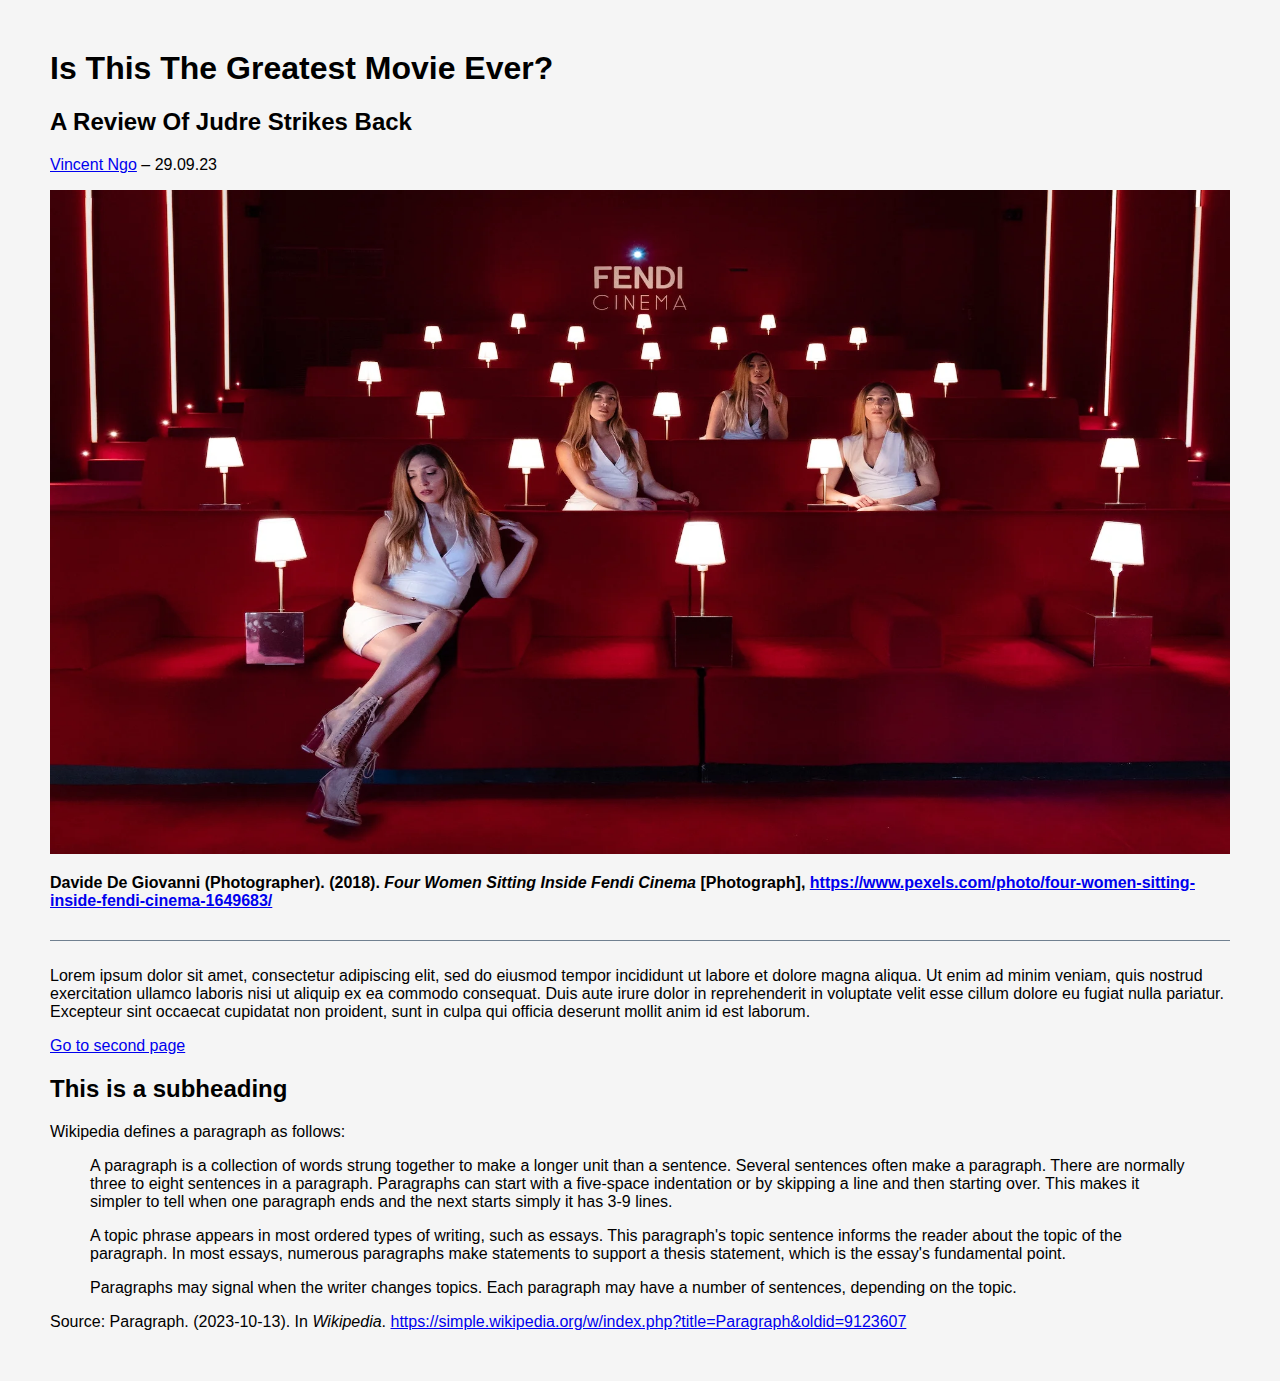
<file: article.html>
<!DOCTYPE html>
<html lang="en">
    <head>
        <title>Is This The Greatest Movie Ever? &ndash; A Review Of Judre Strikes Back</title>
        <link rel="stylesheet" href="css/style.css">
        <meta name="viewport" content="width=device-width, initial-scale=1">
    </head>
    <body>
        <main>
            <h1>Is This The Greatest Movie Ever?</h1>
            <h2>A Review Of Judre Strikes Back</h2>

            <p>
                <a rel="author" href="mailto:vingo2352@oslomet.no">Vincent Ngo</a> &ndash; <time datetime="2023-09-29">29.09.23</time>
            </p>

            <p>
                <img id="article-image" src="images/pexels-davide-de-giovanni-1649683.webp" alt="Four identical-looking women in white dresses are sitting inside a spacious, luxurious cinema.">
            </p>

            <p class="image-attribution">
                Davide De Giovanni (Photographer). (2018). <em>Four Women Sitting Inside Fendi Cinema</em> [Photograph], <a href="https://www.pexels.com/photo/four-women-sitting-inside-fendi-cinema-1649683/">https://www.pexels.com/photo/four-women-sitting-inside-fendi-cinema-1649683/</a>
            </p>

            <div id="article-body">
                <p lang="zxx">
                    Lorem ipsum dolor sit amet, consectetur adipiscing elit, sed do eiusmod tempor incididunt ut labore et dolore magna aliqua. Ut enim ad minim veniam, quis nostrud exercitation ullamco laboris nisi ut aliquip ex ea commodo consequat. Duis aute irure dolor in reprehenderit in voluptate velit esse cillum dolore eu fugiat nulla pariatur. Excepteur sint occaecat cupidatat non proident, sunt in culpa qui officia deserunt mollit anim id est laborum.
                </p>

                <p>
                    <a href="secondary/data1200.html">Go to second page</a>
                </p>

                <h2>This is a subheading</h2>

                <p>
                    Wikipedia defines a paragraph as follows:
                </p>

                <blockquote>
                    <p>
                        A paragraph is a collection of words strung together to make a longer unit than a sentence. Several sentences often make a paragraph. There are normally three to eight sentences in a paragraph. Paragraphs can start with a five-space indentation or by skipping a line and then starting over. This makes it simpler to tell when one paragraph ends and the next starts simply it has 3-9 lines.
                    </p>

                    <p>
                        A topic phrase appears in most ordered types of writing, such as essays. This paragraph's topic sentence informs the reader about the topic of the paragraph. In most essays, numerous paragraphs make statements to support a thesis statement, which is the essay's fundamental point.
                    </p>

                    <p>
                      Paragraphs may signal when the writer changes topics. Each paragraph may have a number of sentences, depending on the topic.
                    </p>
                </blockquote>

                <p>
                    Source: Paragraph. (<time>2023-10-13</time>). In <em>Wikipedia</em>. <a href="https://simple.wikipedia.org/w/index.php?title=Paragraph&oldid=9123607">https://simple.wikipedia.org/w/index.php?title=Paragraph&oldid=9123607</a>
                </p>
            </div>
        </main>
    </body>
</html>
</file>
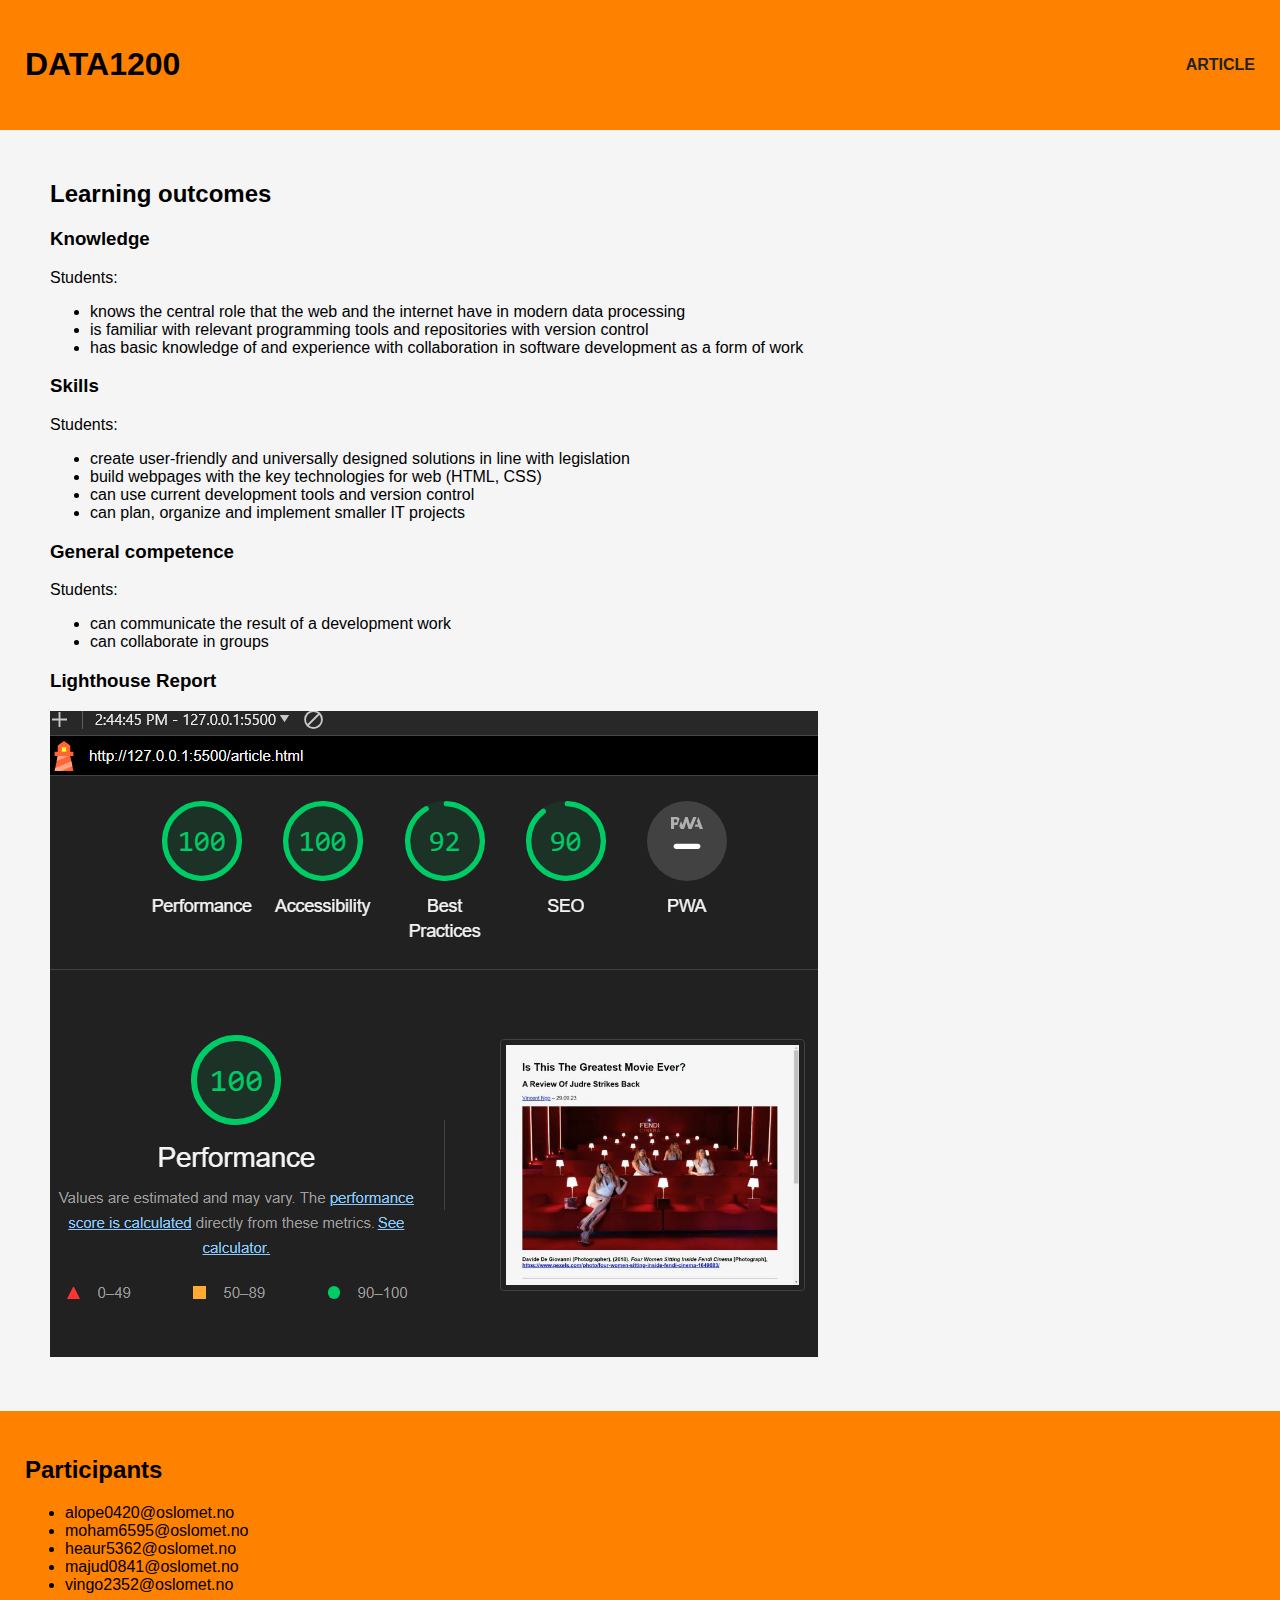
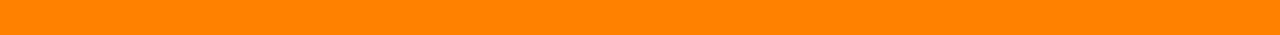
<file: secondary/data1200.html>
<!DOCTYPE html>
<html lang="en">
    <head>
        <title>DATA1200</title>
        <link rel="stylesheet" href="../css/style.css">
        <meta name="viewport" content="width=device-width, initial-scale=1">
    </head>
    <body>
        <header>
            <h1>DATA1200</h1>
            <nav>
                <a href="../article.html">Article</a>
            </nav>
        </header>

        <main>
            <h2>Learning outcomes</h2>
            <h3>Knowledge</h3>
            <p>
                Students:
                <ul>
                    <li>knows the central role that the web and the internet have in modern data processing</li>
                    <li>is familiar with relevant programming tools and repositories with version control</li>
                    <li>has basic knowledge of and experience with collaboration in software development as a form of work</li>
                </ul>
            </p>
            
            <h3>Skills</h3>
            <p>
                Students:
                <ul> 
                    <li>create user-friendly and universally designed solutions in line with legislation</li>
                    <li>build webpages with the key technologies for web (HTML, CSS)</li>
                    <li>can use current development tools and version control</li>
                    <li>can plan, organize and implement smaller IT projects</li>
                </ul>
            </p>

            <h3>General competence</h3>
            <p>
                Students:
                <ul>
                    <li>can communicate the result of a development work</li>
                    <li>can collaborate in groups</li>
                </ul>
            </p>

            <h3>Lighthouse Report</h3>
            <p>
                <img src="../images/lighthouse-screenshot.png" alt="Screenshot of Lighthouse report showing all green scores" width="768" height="646">
            </p>
        </main>

        <footer>            
            <h2>Participants</h2>
            <ul>
                <li>alope0420@oslomet.no</li>
                <li>moham6595@oslomet.no</li>
                <li>heaur5362@oslomet.no</li>
                <li>majud0841@oslomet.no</li>
                <li>vingo2352@oslomet.no</li>
            </ul>
        </footer>
    </body>
</html>
</file>
<file: css/style.css>
body {
    background-color: whitesmoke;
    font-family: "Moderat","Avenir","Helvetica","Arial",sans-serif;
    margin: 0;
}

header, footer {
    background-color: rgb(255, 129, 0);
    padding: 25px;
}

header {
    display: grid;
    grid-template-columns: 50% 50%;
    align-items: center;
}

nav {
    text-align: right;
    font-size: 16px;
    font-weight: 700;
    text-transform: uppercase;
}

nav a {
    text-decoration: none;
    color: rgb(34,34,34);
}

main {
    margin: 50px;
}

img#article-image {
    aspect-ratio: 16 / 9;
    width: 100%;
}

.image-attribution {
    font-weight: bold;
}

#article-body {
    margin-top: 30px;
    padding-top: 10px;
    border-top-width: 1px;
    border-top-style: solid;
    border-top-color: slategrey;
}
</file>
